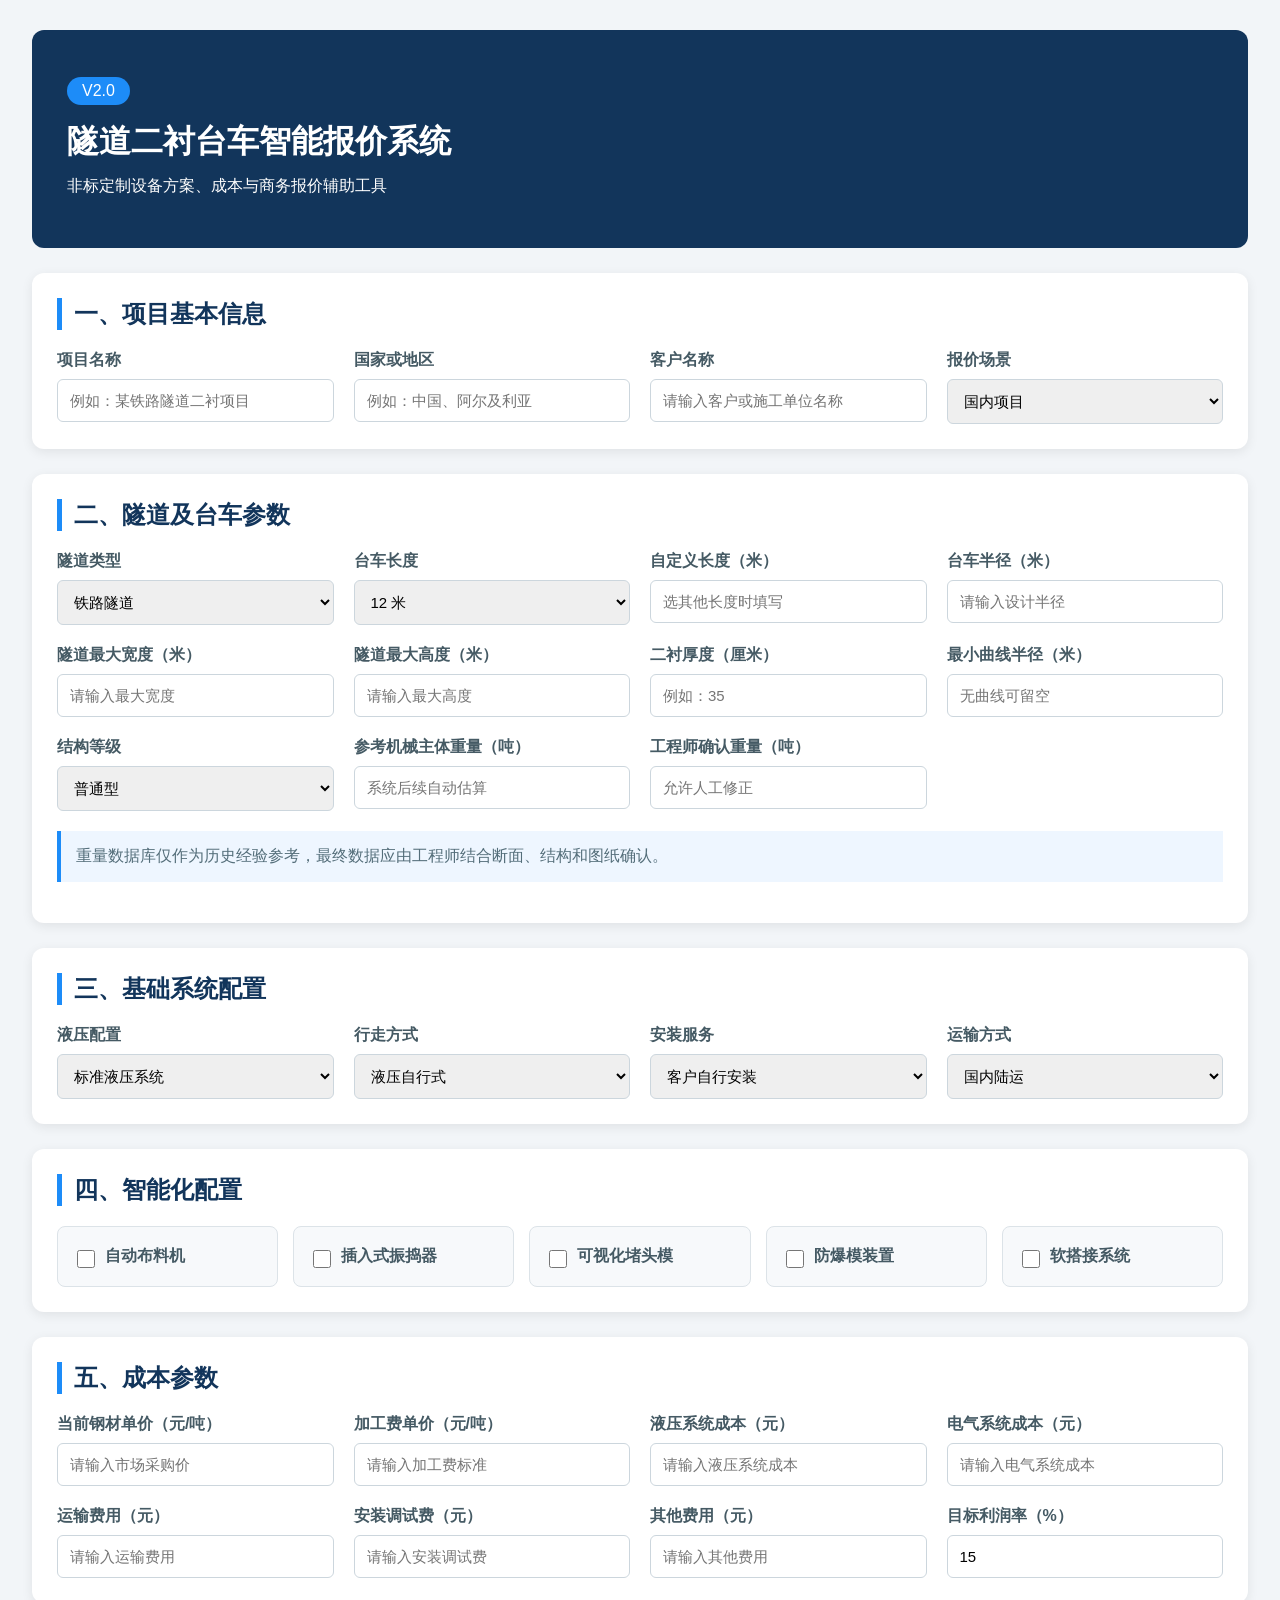
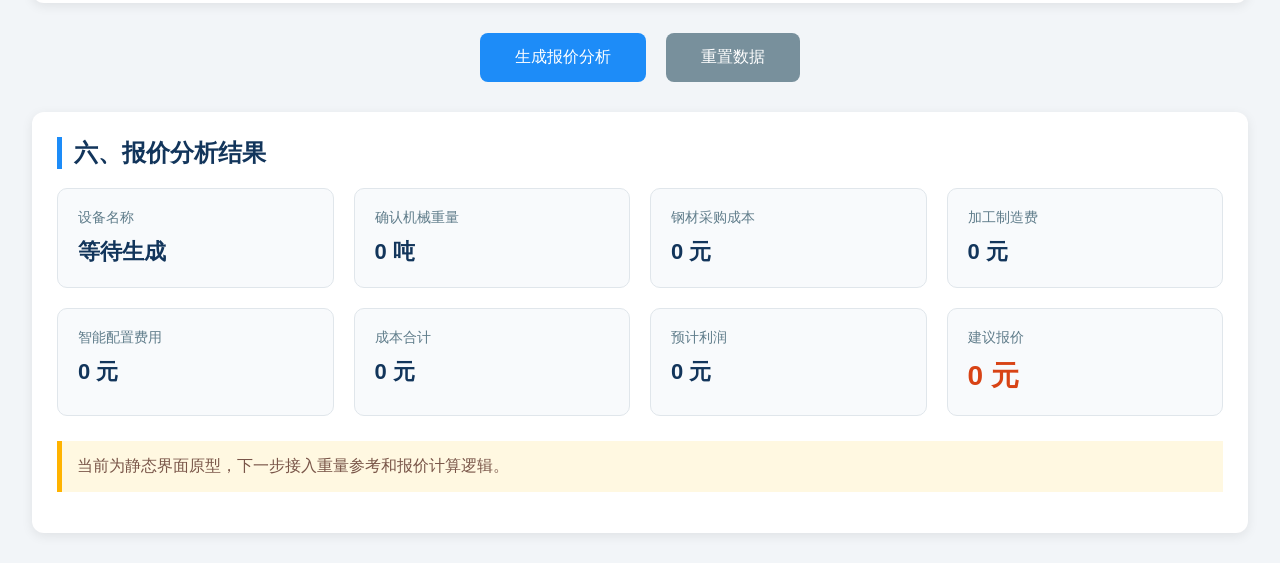
<file: index.html>
<!DOCTYPE html>
<html lang="zh-CN">
<head>
  <meta charset="UTF-8">
  <meta name="viewport" content="width=device-width, initial-scale=1.0">
  <title>隧道二衬台车智能报价系统 V2.0</title>
  <link rel="stylesheet" href="styles.css">
</head>

<body>
  <main class="page-container">

    <header class="page-header">
      <p class="version">V2.0</p>
      <h1>隧道二衬台车智能报价系统</h1>
      <p>非标定制设备方案、成本与商务报价辅助工具</p>
    </header>

    <section class="form-section">
      <h2>一、项目基本信息</h2>

      <div class="form-grid">
        <label>
          项目名称
          <input id="projectName" type="text" placeholder="例如：某铁路隧道二衬项目">
        </label>

        <label>
          国家或地区
          <input id="country" type="text" placeholder="例如：中国、阿尔及利亚">
        </label>

        <label>
          客户名称
          <input id="customerName" type="text" placeholder="请输入客户或施工单位名称">
        </label>

        <label>
          报价场景
          <select id="quotationType">
            <option value="domestic">国内项目</option>
            <option value="overseas">海外项目</option>
          </select>
        </label>
      </div>
    </section>

    <section class="form-section">
      <h2>二、隧道及台车参数</h2>

      <div class="form-grid">
        <label>
          隧道类型
          <select id="tunnelType">
            <option value="railway">铁路隧道</option>
            <option value="highway">公路隧道</option>
            <option value="hydraulic">水工隧洞</option>
            <option value="metro">地铁隧道</option>
          </select>
        </label>

        <label>
          台车长度
          <select id="trolleyLength">
            <option value="9">9 米</option>
            <option value="10.5">10.5 米</option>
            <option value="12" selected>12 米</option>
            <option value="custom">其他定制长度</option>
          </select>
        </label>

        <label>
          自定义长度（米）
          <input id="customLength" type="number" min="0" step="0.1" placeholder="选其他长度时填写">
        </label>

        <label>
          台车半径（米）
          <input id="trolleyRadius" type="number" min="0" step="0.01" placeholder="请输入设计半径">
        </label>

        <label>
          隧道最大宽度（米）
          <input id="tunnelWidth" type="number" min="0" step="0.01" placeholder="请输入最大宽度">
        </label>

        <label>
          隧道最大高度（米）
          <input id="tunnelHeight" type="number" min="0" step="0.01" placeholder="请输入最大高度">
        </label>

        <label>
          二衬厚度（厘米）
          <input id="liningThickness" type="number" min="0" step="1" placeholder="例如：35">
        </label>

        <label>
          最小曲线半径（米）
          <input id="curveRadius" type="number" min="0" step="1" placeholder="无曲线可留空">
        </label>

        <label>
          结构等级
          <select id="structureLevel">
            <option value="standard">普通型</option>
            <option value="reinforced">加强型</option>
            <option value="heavy">重载型</option>
          </select>
        </label>

        <label>
          参考机械主体重量（吨）
          <input id="referenceWeight" type="number" readonly placeholder="系统后续自动估算">
        </label>

        <label>
          工程师确认重量（吨）
          <input id="confirmedWeight" type="number" min="0" step="0.1" placeholder="允许人工修正">
        </label>
      </div>

      <p class="form-note">
        重量数据库仅作为历史经验参考，最终数据应由工程师结合断面、结构和图纸确认。
      </p>
    </section>

    <section class="form-section">
      <h2>三、基础系统配置</h2>

      <div class="form-grid">
        <label>
          液压配置
          <select id="hydraulicLevel">
            <option value="standard">标准液压系统</option>
            <option value="reinforced">加强液压系统</option>
            <option value="custom">定制液压系统</option>
          </select>
        </label>

        <label>
          行走方式
          <select id="travelMode">
            <option value="hydraulic">液压自行式</option>
            <option value="motor">电机行走式</option>
            <option value="traction">牵引式</option>
            <option value="custom">其他定制方式</option>
          </select>
        </label>

        <label>
          安装服务
          <select id="installationService">
            <option value="none">客户自行安装</option>
            <option value="guidance">我方技术指导</option>
            <option value="full">我方现场安装调试</option>
          </select>
        </label>

        <label>
          运输方式
          <select id="transportMode">
            <option value="domestic">国内陆运</option>
            <option value="sea">海运</option>
            <option value="land">国际陆运</option>
            <option value="custom">其他方式</option>
          </select>
        </label>
      </div>
    </section>

    <section class="form-section">
      <h2>四、智能化配置</h2>

      <div class="checkbox-grid">
        <label class="check-item">
          <input id="autoDistributor" type="checkbox">
          自动布料机
        </label>

        <label class="check-item">
          <input id="internalVibrator" type="checkbox">
          插入式振捣器
        </label>

        <label class="check-item">
          <input id="visualEndForm" type="checkbox">
          可视化堵头模
        </label>

        <label class="check-item">
          <input id="antiBurstDevice" type="checkbox">
          防爆模装置
        </label>

        <label class="check-item">
          <input id="softOverlap" type="checkbox">
          软搭接系统
        </label>
      </div>
    </section>

    <section class="form-section">
      <h2>五、成本参数</h2>

      <div class="form-grid">
        <label>
          当前钢材单价（元/吨）
          <input id="steelPrice" type="number" min="0" step="1" placeholder="请输入市场采购价">
        </label>

        <label>
          加工费单价（元/吨）
          <input id="processingPrice" type="number" min="0" step="1" placeholder="请输入加工费标准">
        </label>

        <label>
          液压系统成本（元）
          <input id="hydraulicCost" type="number" min="0" step="1" placeholder="请输入液压系统成本">
        </label>

        <label>
          电气系统成本（元）
          <input id="electricalCost" type="number" min="0" step="1" placeholder="请输入电气系统成本">
        </label>

        <label>
          运输费用（元）
          <input id="transportCost" type="number" min="0" step="1" placeholder="请输入运输费用">
        </label>

        <label>
          安装调试费（元）
          <input id="installationCost" type="number" min="0" step="1" placeholder="请输入安装调试费">
        </label>

        <label>
          其他费用（元）
          <input id="otherCost" type="number" min="0" step="1" placeholder="请输入其他费用">
        </label>

        <label>
          目标利润率（%）
          <input id="profitRate" type="number" min="0" step="0.1" value="15">
        </label>
      </div>
    </section>

    <section class="action-section">
      <button id="calculateButton" type="button">生成报价分析</button>
      <button id="resetButton" type="button" class="secondary-button">重置数据</button>
    </section>

    <section class="result-section">
      <h2>六、报价分析结果</h2>

      <div class="result-grid">
        <div>
          <span>设备名称</span>
          <strong id="equipmentName">等待生成</strong>
        </div>

        <div>
          <span>确认机械重量</span>
          <strong id="resultWeight">0 吨</strong>
        </div>

        <div>
          <span>钢材采购成本</span>
          <strong id="resultSteelCost">0 元</strong>
        </div>

        <div>
          <span>加工制造费</span>
          <strong id="resultProcessingCost">0 元</strong>
        </div>

        <div>
          <span>智能配置费用</span>
          <strong id="resultSmartCost">0 元</strong>
        </div>

        <div>
          <span>成本合计</span>
          <strong id="resultTotalCost">0 元</strong>
        </div>

        <div>
          <span>预计利润</span>
          <strong id="resultProfit">0 元</strong>
        </div>

        <div>
          <span>建议报价</span>
          <strong id="resultQuotation">0 元</strong>
        </div>
      </div>

      <p id="resultMessage" class="result-message">
        当前为静态界面原型，下一步接入重量参考和报价计算逻辑。
      </p>
    </section>

  </main>

  <script type="module" src="js/app.js"></script>
</body>
</html>
</file>
<file: styles.css>
* {
  box-sizing: border-box;
}

body {
  margin: 0;
  padding: 0;
  font-family:
    "Microsoft YaHei",
    Arial,
    sans-serif;
  background: #f2f5f8;
  color: #243447;
}


.page-container {
  width: 95%;
  max-width: 1400px;
  margin: 30px auto;
}


.page-header {
  background: #12355b;
  color: white;
  padding: 35px;
  border-radius: 12px;
  margin-bottom: 25px;
}


.page-header h1 {
  margin: 0;
  font-size: 32px;
}


.page-header p {
  margin-top: 12px;
  font-size: 16px;
}


.version {
  display: inline-block;
  background: #1d8cf8;
  padding: 5px 15px;
  border-radius: 20px;
  margin-bottom: 15px;
}


.form-section,
.result-section {

  background: white;

  padding: 25px;

  margin-bottom: 25px;

  border-radius: 12px;

  box-shadow:
  0 3px 12px rgba(0,0,0,0.08);

}


.form-section h2,
.result-section h2 {

  margin-top:0;

  color:#12355b;

  border-left:5px solid #1d8cf8;

  padding-left:12px;

}


.form-grid {

  display:grid;

  grid-template-columns:
  repeat(auto-fit,minmax(260px,1fr));

  gap:20px;

}


label {

  display:flex;

  flex-direction:column;

  font-weight:bold;

  color:#455a64;

}


input,
select {

  margin-top:8px;

  padding:12px;

  border:

  1px solid #ccd6dd;

  border-radius:6px;

  font-size:15px;

}


input:focus,
select:focus {

  outline:none;

  border-color:#1d8cf8;

}
/* =========================
   智能配置区域
========================= */

.checkbox-grid {

  display:grid;

  grid-template-columns:
  repeat(auto-fit,minmax(220px,1fr));

  gap:15px;

}


.check-item {

  display:flex;

  flex-direction:row;

  align-items:center;

  background:#f7f9fb;

  padding:15px;

  border-radius:8px;

  border:1px solid #dce3e8;

  cursor:pointer;

}


.check-item input {

  width:18px;

  height:18px;

  margin-right:10px;

}



/* =========================
   提示文字
========================= */


.form-note {

  margin-top:20px;

  padding:15px;

  background:#eef6ff;

  border-left:4px solid #1d8cf8;

  color:#546e7a;

}



/* =========================
   按钮区域
========================= */


.action-section {

  display:flex;

  justify-content:center;

  gap:20px;

  margin:30px 0;

}



button {

  padding:14px 35px;

  border:none;

  border-radius:8px;

  font-size:16px;

  cursor:pointer;

  background:#1d8cf8;

  color:white;

  transition:0.3s;

}


button:hover {

  background:#0d6efd;

  transform:translateY(-2px);

}



.secondary-button {

  background:#78909c;

}


.secondary-button:hover {

  background:#546e7a;

}



/* =========================
   报价结果区域
========================= */


.result-grid {


  display:grid;


  grid-template-columns:
  repeat(auto-fit,minmax(250px,1fr));


  gap:20px;


}



.result-grid div {


  background:#f8fafc;


  padding:20px;


  border-radius:10px;


  border:1px solid #e0e6eb;


}



.result-grid span {


  display:block;


  color:#607d8b;


  font-size:14px;


  margin-bottom:10px;


}



.result-grid strong {


  display:block;


  font-size:22px;


  color:#12355b;


}



#resultQuotation {


  color:#d84315;


  font-size:28px;


}



.result-message {


  margin-top:25px;


  padding:15px;


  background:#fff8e1;


  border-left:5px solid #ffb300;


  color:#795548;


}
</file>
